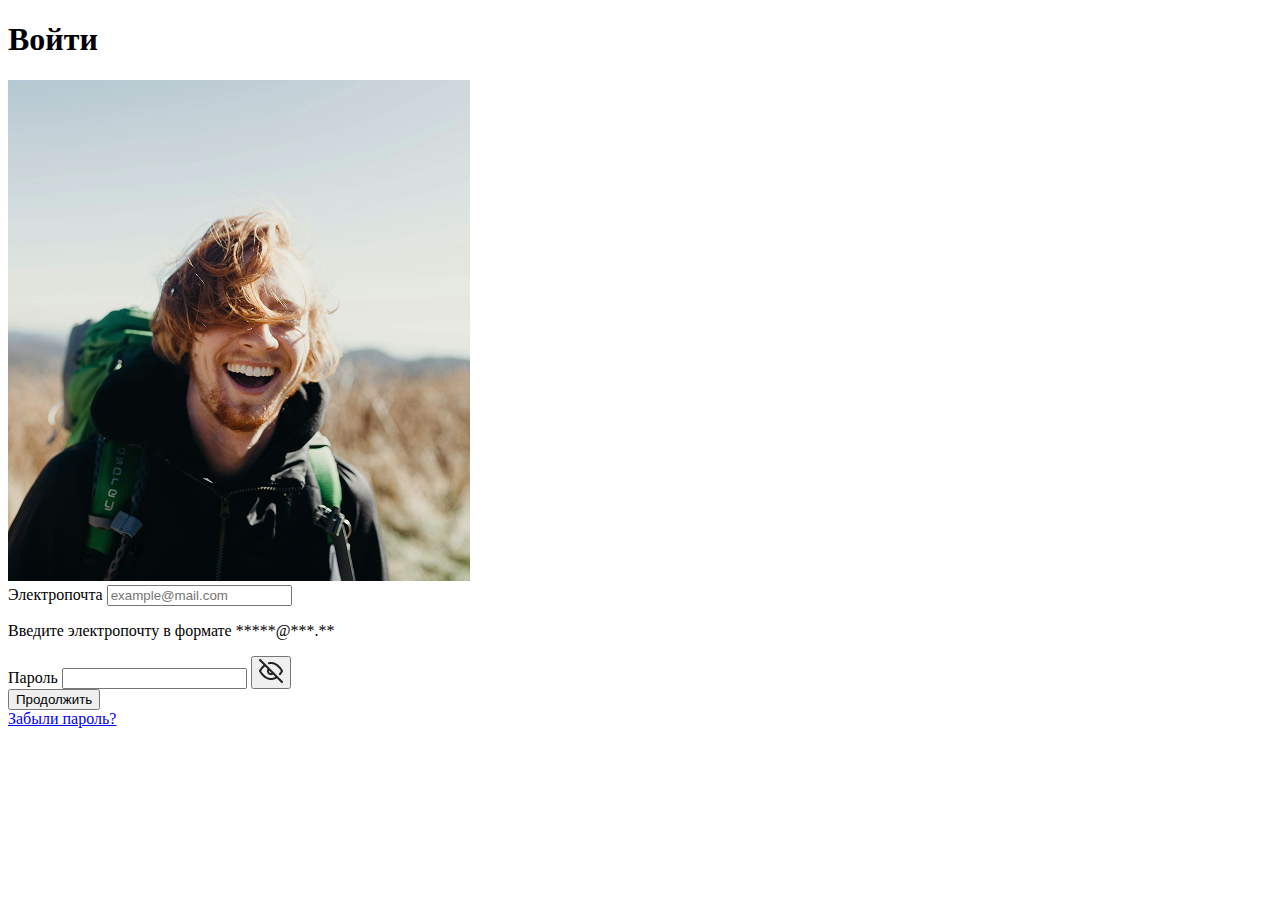
<file: lab4/1login.html>
<!DOCTYPE html>
<html lang="ru">
<head>
    <meta charset="UTF-8">
    <title>login</title>
</head>
<body>
    <div class="login-section">
        <h1>Войти</h1>
        <img src="images/1login/person.png" alt="">

        <form action="/lab4/2home.html" method="GET">

            <div class="email-group">
                <label for="email">Электропочта</label>
                <input type="email" id="email" name="email" placeholder="example@mail.com" required>
                <p class="hint">Введите электропочту в формате *****@***.**</p>
            </div>

            <div class="password-group">
                <label for="password">Пароль</label>
                <input type="password" id="password" name="password" required>
                <button type="button" class="toggle-password">
                    <img src="images/1login/eye_off.png" alt="">
                </button>
            </div>

            <div class="button-group">
                <button type="submit">Продолжить</button>
            </div>

        </form>

        <div class="links">
            <a href="/forgot-password">Забыли пароль?</a>
        </div>

    </div>
</body>
</html>
</file>
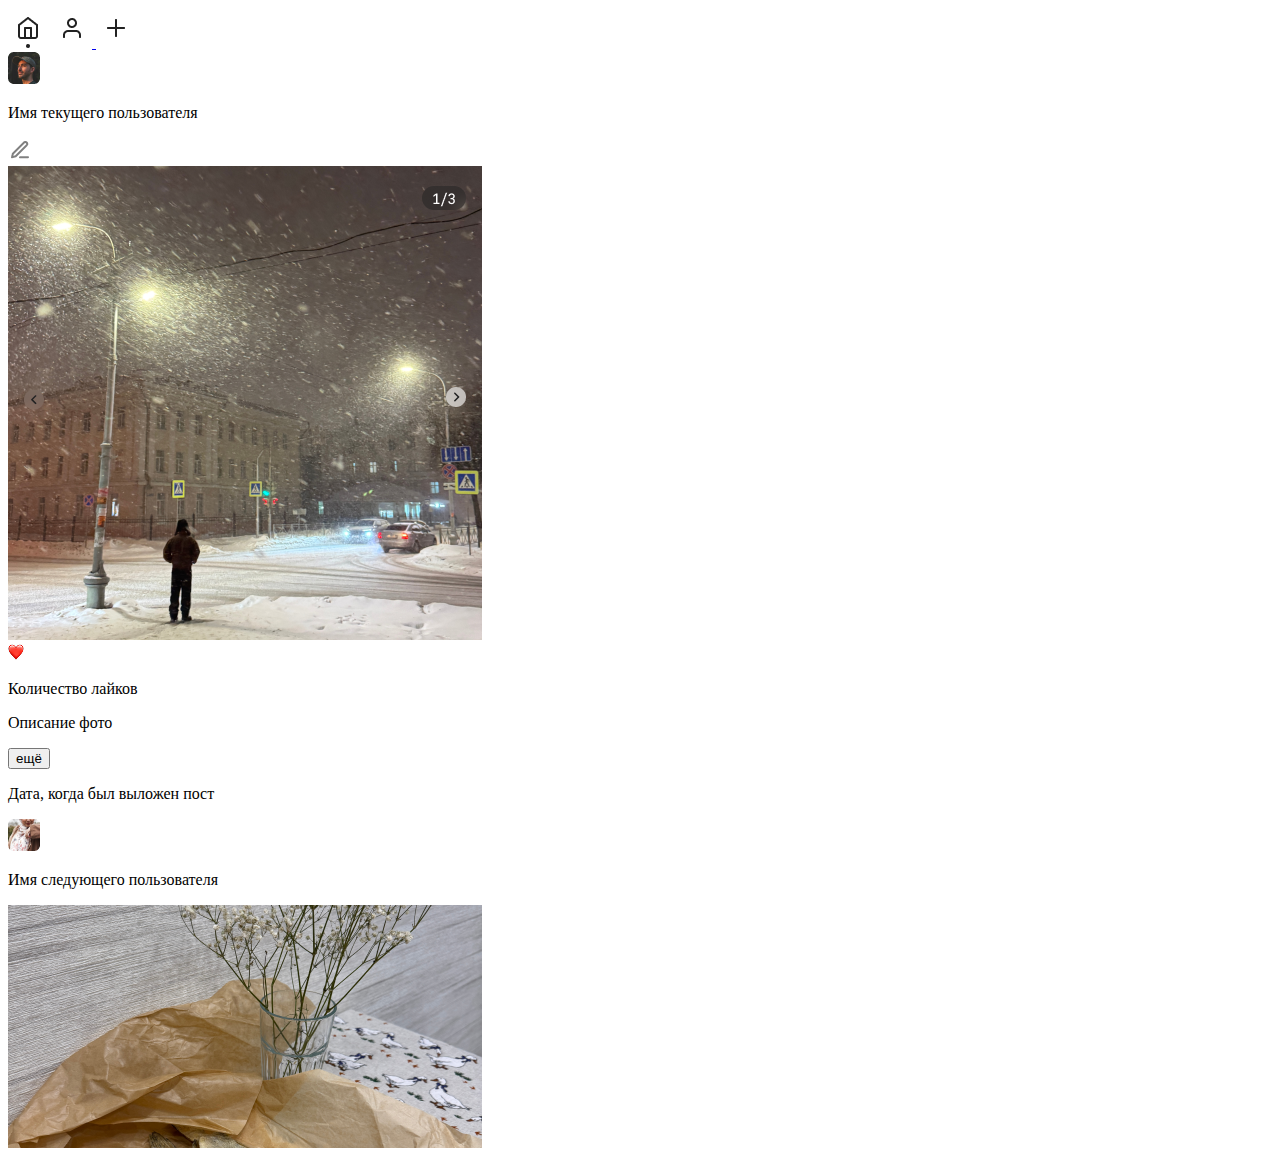
<file: lab4/2home.html>
<!DOCTYPE html>
<html lang="ru">
    <head>
        <meta charset="UTF-8" />
        <title>Home</title>
    </head>
    <body>
        <div class="home-section"> 
            <div class="sidebar-group">
                <img src="images/2home/house_icon.png" alt="House_icon" />
                <a href="/lab4/3profile.html"> 
                    <img src="images/2home/profile_icon.png" alt="Porfile_icon" />    
                </a>
                <img src="images/2home/plus_icon.png" alt="Plus_icon" />
            </div>
            
            <div class="feed-group">
                <img src="images/2home/avatar_photo_current_user.png" alt="avatar_photo_current_user"/>
                <p>Имя текущего пользователя</p>
                <img src="images/2home/edit_post_icon.png" alt="Edit_post_icon" /><br/>
                <img src="images/2home/post_photo_current_user.png" alt="Post_photo_current_user" /><br/>
                <img src="images/2home/like_icon.png" alt="Like_icon" />
                <p>Количество лайков</p>
                <p>Описание фото</p>
                <button>ещё</button>
                <p>Дата, когда был выложен пост</p>
                <img src="images/2home/avatar_photo_next_user.png" alt="Avatar_photo_next_user" />
                <p>Имя следующего пользователя</p>
                <img src="images/2home/post_photo_next_user.png" alt="Post_photo_next_user" />    
            </div>
            
        </div>
        
    </body>
</html>
</file>
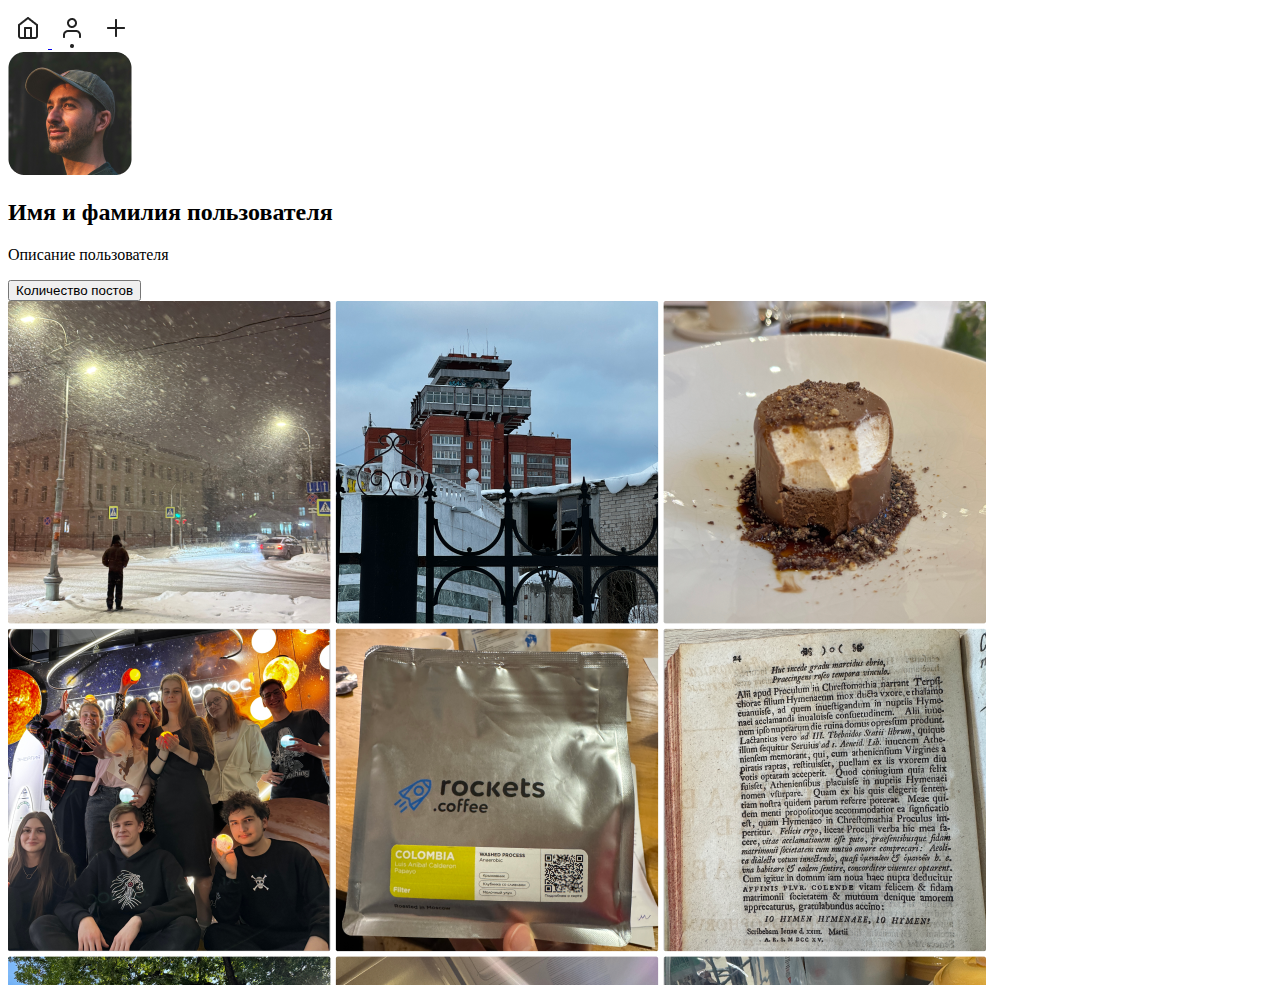
<file: lab4/3profile.html>
<!DOCTYPE html>
<html lang="ru">
    <head>
        <meta charset="UTF-8" />
        <title>Profile</title>
    </head>
    <body>
        <div class="profile-section">
            <div class="sidebar-group">
                <a href="/lab4/2home.html">
                    <img src="images/3profile/house_icon.png" alt="House_icon" />    
                </a>
                <img src="images/3profile/profile_icon.png" alt="Porfile_icon" />
                <img src="images/3profile/plus_icon.png" alt="Plus_icon" />    
            </div>
            
            <div class="title-group">
                <img src="images/3profile/user_profile_photo.png" alt="User_profile_photo" />
                <h2>Имя и фамилия пользователя</h2>
                <p>Описание пользователя</p>
                <button>Количество постов</button>    
            </div>
            
            <div class="images-group"> 
                <img src="images/3profile/user_photo1.png" alt="User_photo1" />
                <img src="images/3profile/user_photo2.png" alt="User_photo2" />
                <img src="images/3profile/user_photo3.png" alt="User_photo3" /><br/>
                <img src="images/3profile/user_photo4.png" alt="User_photo4" />
                <img src="images/3profile/user_photo5.png" alt="User_photo5" />
                <img src="images/3profile/user_photo6.png" alt="User_photo6" /><br/>
                <img src="images/3profile/user_photo7.png" alt="User_photo7" />
                <img src="images/3profile/user_photo8.png" alt="User_photo8" />
                <img src="images/3profile/user_photo9.png" alt="User_photo9" />    
            </div>
                
        </div>
        
    </body>
</html>
</file>
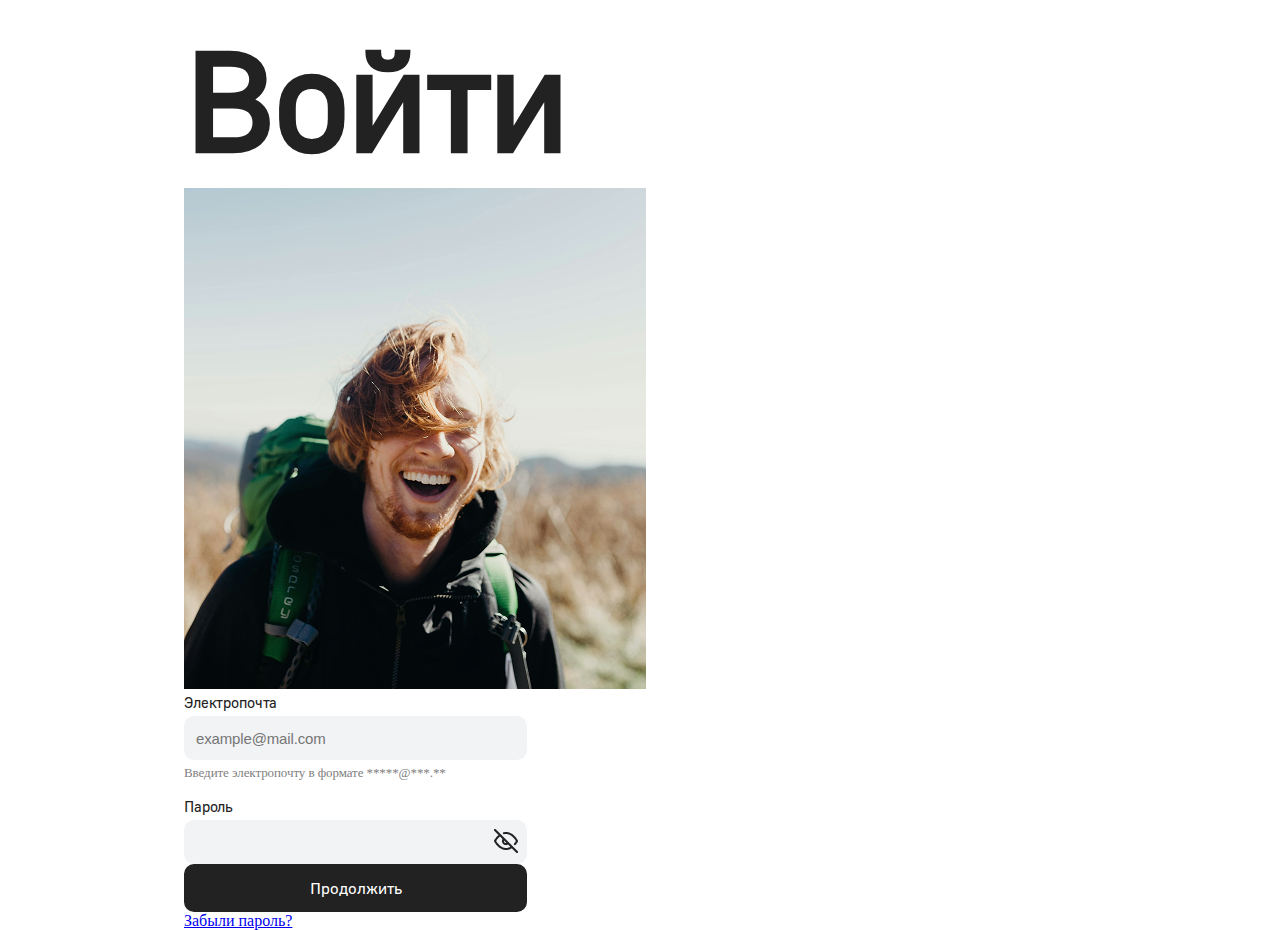
<file: lab5/1login.html>
<!DOCTYPE html>
<html lang="ru">
<head>
    <meta charset="UTF-8">
    <title>login</title>
    <link href="1login_style.css" rel="stylesheet">
</head>
<body>
    <div class="login-section">
        <h1 class="header">Войти</h1>
        <img class="image" src="images/1login/person.png" alt="">

        <form class="form-group" action="/lab5/2home.html" method="GET">

            <div class="email-group">
                <label for="email" class="form_labels">Электропочта</label>
                <input class="form_inputs" id="email" type="email" name="address" placeholder="example@mail.com" required>
                <p class="email_label">Введите электропочту в формате *****@***.**</p>
            </div>

            <div class="password-group">
                <label for="password" class="form_labels">Пароль</label>
                <div class="password_input_wrapper">
                    <input class="form_inputs password_input" id="password" type="password" name="password" required>
                    <button type="button" class="eye_button">
                        <img class="eye_button_img" src="images/1login/eye_off.png" alt="">
                    </button>    
                </div>
            </div>

            <div class="button-group">
                <button type="submit" class="submit_input">Продолжить</button>
            </div>

        </form>

        <div class="links">
            <a href="/forgot-password">Забыли пароль?</a>
        </div>

    </div>
</body>
</html>
</file>
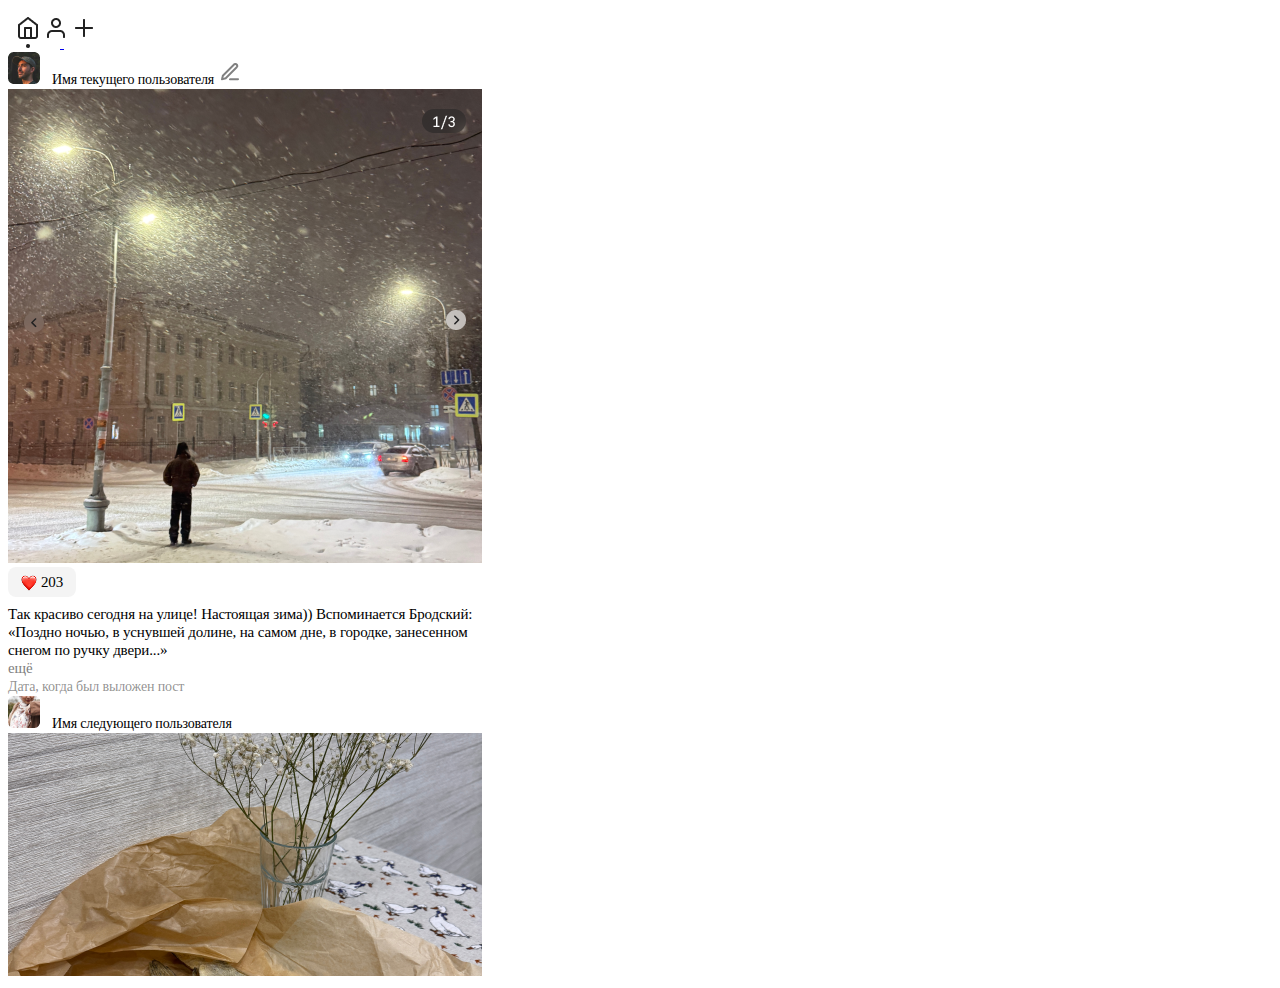
<file: lab5/2home.html>
<!DOCTYPE html>
<html lang="ru">
<head>
    <meta charset="UTF-8" />
    <title>Home</title>
    <link href="2home_style.css" rel="stylesheet">
</head>
<body>
    <div class="sidebar-group">
        <button class="main_icons"><img src="images/2home/house_icon.png" alt="House_icon" /></button>
        <a href="/lab5/3profile.html"> 
            <button class="main_icons"><img src="images/2home/profile_icon.png" alt="Porfile_icon" /></button>    
        </a>
        <button class="main_icons"><img src="images/2home/plus_icon.png" alt="Plus_icon" /></button>
    </div>
    
    <div class="feed-group">
        <div class="above_the_picture">
            <img class="avatar_img" src="images/2home/avatar_photo_current_user.png" alt="avatar_photo_current_user"/>
            <span class="user_name">Имя текущего пользователя</span>
            <button class="main_icons"><img src="images/2home/edit_post_icon.png" alt="Edit_post_icon" /></button>    
        </div>
        
        <img src="images/2home/post_photo_current_user.png" alt="Post_photo_current_user" />
        
        <div class="under_the_picture">
            <button class="like_btn"><img src="images/2home/like_icon.png" alt="Like_icon" />203</button>
            <span class="post_description">Так красиво сегодня на улице! Настоящая зима)) Вспоминается Бродский: «Поздно ночью, в уснувшей долине, на самом дне, в городке, занесенном снегом по ручку двери...»</span>
            <button class="more_btn">ещё</button>
            <span class="post_data">Дата, когда был выложен пост</span>    
        </div>
        
        <div>
            <img class="avatar_img" src="images/2home/avatar_photo_next_user.png" alt="Avatar_photo_next_user" />
            <span class="user_name">Имя следующего пользователя</span>    
        </div>
        
        <img src="images/2home/post_photo_next_user.png" alt="Post_photo_next_user" />    
    </div>
</body>
</html>
</file>
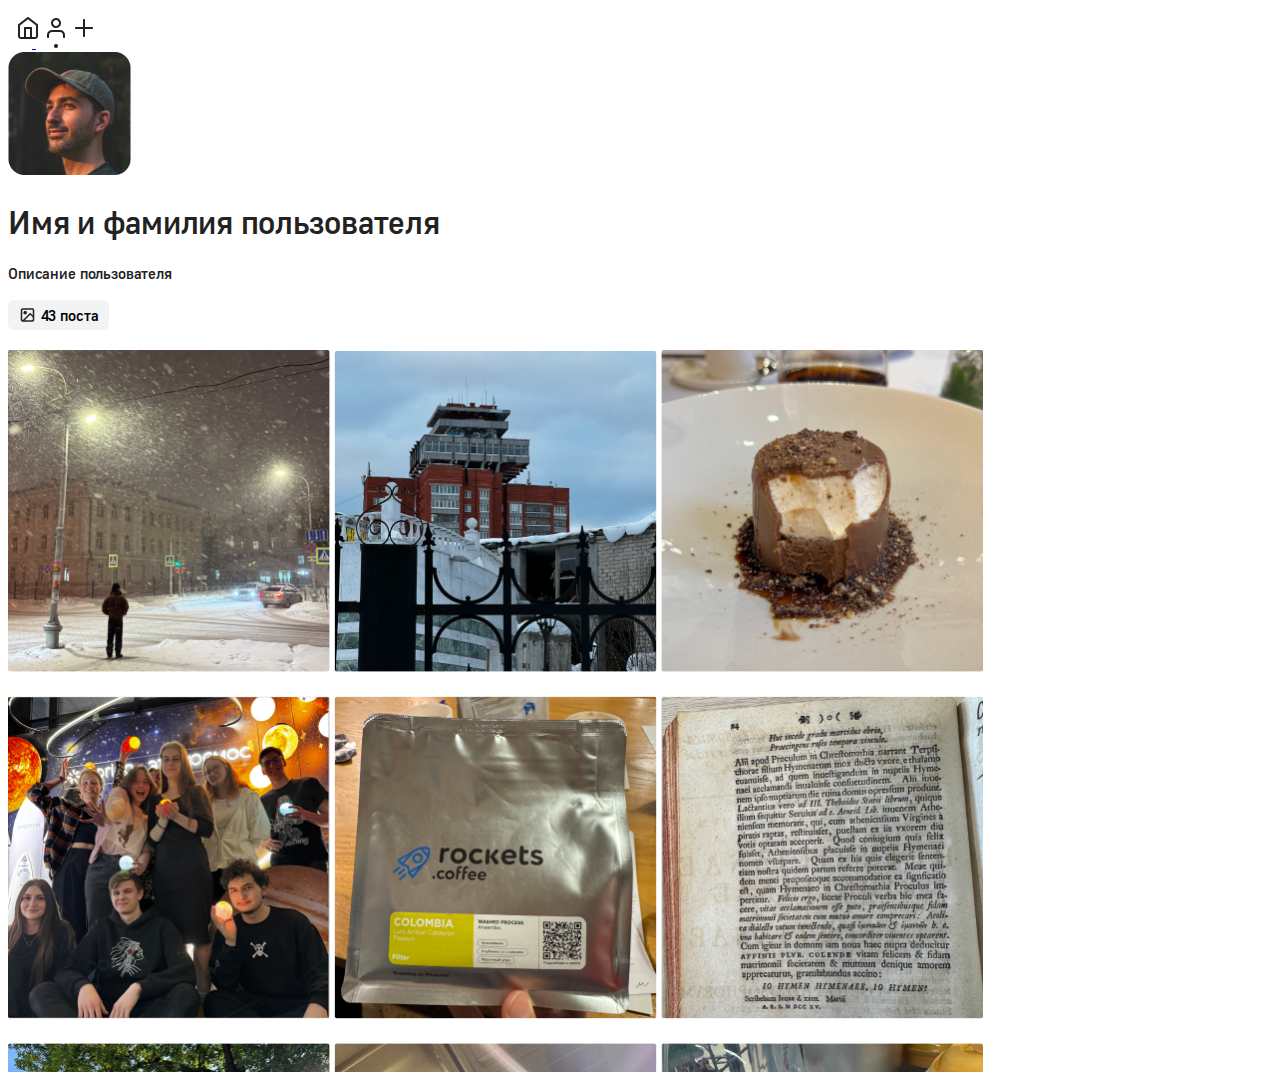
<file: lab5/3profile.html>
<!DOCTYPE html>
<html lang="ru">
<head>
    <meta charset="UTF-8" />
    <title>Profile</title>
    <link href="3profile_style.css" rel="stylesheet">
</head>
<body>
    <div class="sidebar-group">
        <a href="/lab5/2home.html">
            <button class="main_icons"><img src="images/3profile/house_icon.png" alt="House_icon" /></button>    
        </a>
        <button class="main_icons"><img src="images/3profile/profile_icon.png" alt="Porfile_icon" /></button>
        <button class="main_icons"><img src="images/3profile/plus_icon.png" alt="Plus_icon" /></button>    
    </div>
    
    <div class="title-group">
        <img class="avatar_img" src="images/3profile/user_profile_photo.png" alt="User_profile_photo" />
        <h2 class="user_name">Имя и фамилия пользователя</h2>
        <span class="user_description">Описание пользователя</span><br/>
        <button class="posts_btn"><img src="images/3profile/profile_photo_icon.png">43 поста</button>   
    </div>
    
    <div class="images-group"> 
        <img class="profile_posts" src="images/3profile/user_photo1.png" alt="User_photo1" />
        <img class="profile_posts" src="images/3profile/user_photo2.png" alt="User_photo2" />
        <img class="profile_posts" src="images/3profile/user_photo3.png" alt="User_photo3" /><br/>
        <img class="profile_posts" src="images/3profile/user_photo4.png" alt="User_photo4" />
        <img class="profile_posts" src="images/3profile/user_photo5.png" alt="User_photo5" />
        <img class="profile_posts" src="images/3profile/user_photo6.png" alt="User_photo6" /><br/>
        <img class="profile_posts" src="images/3profile/user_photo7.png" alt="User_photo7" />
        <img class="profile_posts" src="images/3profile/user_photo8.png" alt="User_photo8" />
        <img class="profile_posts" src="images/3profile/user_photo9.png" alt="User_photo9" />    
    </div> 
</body>
</html>
</file>
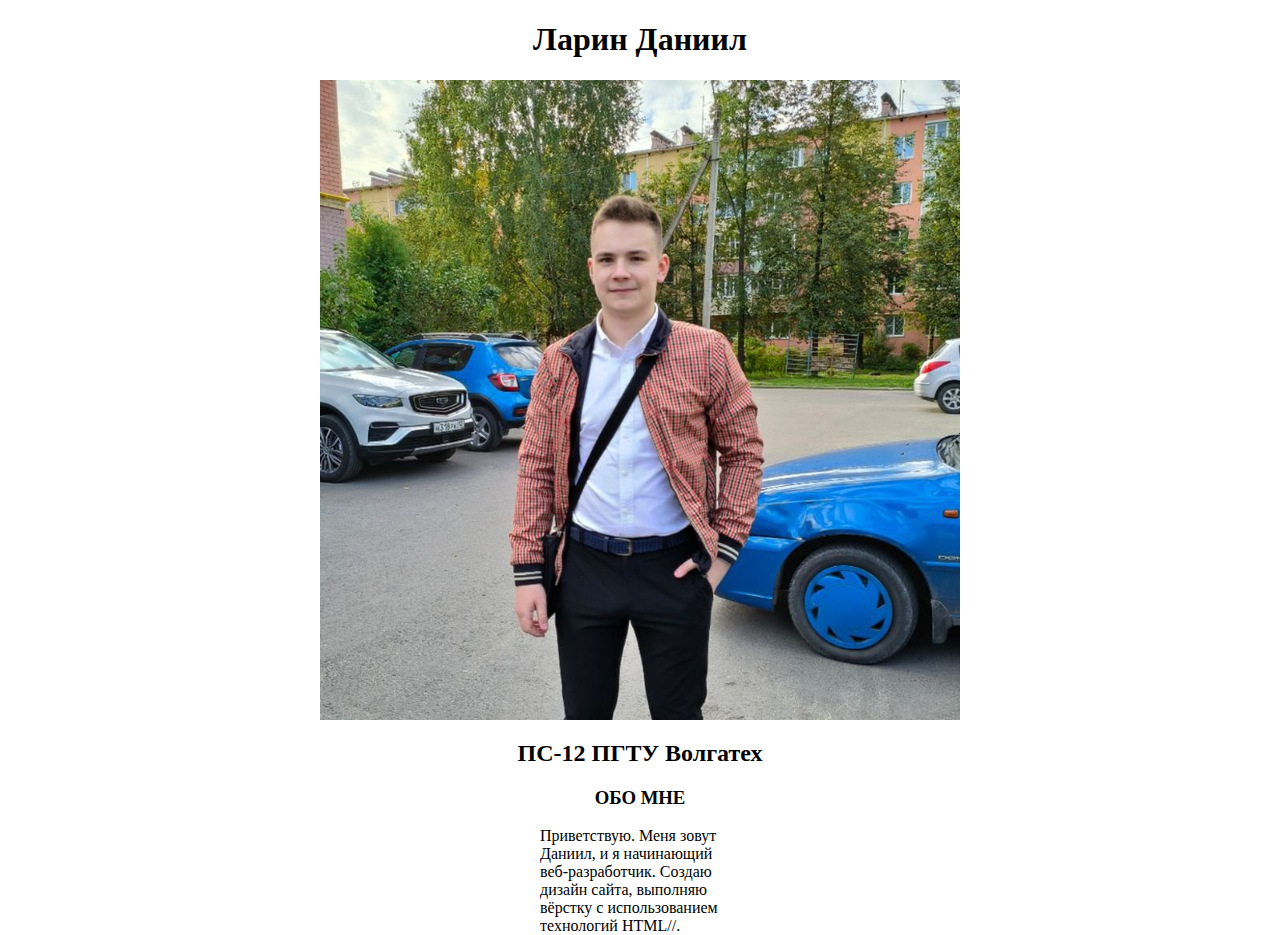
<file: lab1/task2/about_me.html>
<!DOCTYPE html>
<html lang="ru">
    <head>
        <meta charset="UTF-8" />
        <title>Сайт визитка</title>
    </head>

    <body>
        <h1 class="section-title-text" style="text-align: center">
            Ларин Даниил
        </h1>
        <img
            src="./images/me.jpg"
            style="margin: auto; display: block"
            alt="hero"
        />
        <h2 class="section-title-text" style="text-align: center">
            ПС-12 ПГТУ Волгатех
        </h2>
        <h3 class="section-title-text" style="text-align: center">ОБО МНЕ</h3>
        <div style="margin: auto; display: block; width: 200px; height: 100px">
            <p class="person-info-text">
                Приветствую. Меня зовут Даниил, и я начинающий веб-разработчик.
                Создаю дизайн сайта, выполняю вёрстку с использованием
                технологий HTML//.
            </p>
        </div>
    </body>
</html>
</file>
<file: lab5/1login_style.css>
@font-face {
    font-family: "Golos Ui";
    src: url('fonts/Golos-UI_Regular.ttf');
}
.login-section {
    max-height: 501px;
    max-width: 912px;
    margin: auto;
    box-sizing: border-box;
}

.form-group {
    min-width: 343px;
    max-height: 251px;
}

.email-group {
    margin-bottom: 16px;
}

.image {
    max-width: 462px;
    max-height: 501px;
}

.form_labels {
    font-family: "Golos UI";
    display: block;
    margin-bottom: 5px;
    font-size: 15px;
    line-height: 18px;
    font-weight: 400;
    letter-spacing: -0.15px;
    color: #222222;
}

.form_inputs {
    font-size: 15px;
    line-height: 18px;
    font-weight: 400;
    letter-spacing: -0.15px;
    color: #222222;
    margin-bottom: 5px;
    border-radius: 10px;
    border: none;
    box-sizing: border-box;
    background-color: #F2F3F5;
    height: 44px;
    width: 343px;
    padding: 13px 12px;
    outline: none;
}


.password_input{
    padding-right: 12px;
    display: inline-block;  
    box-sizing: border-box;
    width: 310px;
    background-color: transparent;
}

.email_label {
    margin: 0;
    font-size: 13px;
    color: #808080;
    line-height: 16px;
    letter-spacing: -0.08px;
}

.eye_button {
    width: 24px;
    height: 44px;
    padding: 0;
    cursor: pointer;
    border: none;
    background-color: transparent;
}
.eye_button_img {
    width: 24px;
    height: 24px;
}

.header {
    font-family: "Golos Ui";
    font-size: 140px;
    font-weight: 700;
    line-height: 180px;
    letter-spacing: -1.5px;
    margin: 0;
    color: #222222;
}

.submit_input {
    width: 343px;
    height: 48px;
    font-family: "Golos Ui";
    font-size: 16px;
    line-height: 100%;
    background-color: #222222;
    border: none;
    border-radius: 10px;
    cursor: pointer;
    color: #FFFFFF;
    transition: background-color 0.3s;
}

.submit_input:hover {
    background-color: #444444;
}

.password_input_wrapper {
    display: flex;
    align-items: center;
    background-color: #F2F3F5;
    border-radius: 10px;
    height: 44px;
    width: 343px;
}
</file>
<file: lab5/2home_style.css>
\@font-face {
    font-family: Golos UI;
    src: url('fonts/Golos-UI_Medium.ttf');
}

.main_icons {
    padding: 0;
    width: 24px;
    height: 24px;
    background-color: transparent;
    border: none;
    cursor: pointer;
}

.avatar_img {
    width: 32px;
    height: 32px;
}

.user_name {
    font-family: Golos UI;
    font-weight: 500;
    font-size: 14px;
    line-height: 18px;
    letter-spacing: -0.15px;
    margin-left: 8px;
}

.like_btn {
    border: none;
    width: 68px;
    height: 30px;
    cursor: pointer;
    background-color: #2222220D;    ;
    border-radius: 8px;
    font-family: Golos UI;
    font-weight: 400;
    font-size: 15px;
    line-height: 18px;
    letter-spacing: -0.15px;
    vertical-align: middle;
}

.like_btn img {
    vertical-align: middle;
    margin-right: 4px;
}

.post_description {
    font-family: Golos UI;
    display: block;
    font-weight: 400;
    font-size: 15px;
    line-height: 18px;
    letter-spacing: -0.15px;
    max-width: 500px;
    margin-top: 8px;
}

.more_btn {
    padding: 0;
    display: block;
    border: none;
    cursor: pointer;
    background-color: transparent;
    font-family: Golos UI;
    font-weight: 400;
    font-size: 15px;
    line-height: 18px;
    letter-spacing: -0.15px;
    color: #808080;
}

.post_data {
    font-family: Golos UI;
    font-weight: 400;
    font-size: 14px;
    line-height: 18px;
    letter-spacing: -0.15px;
    color: #22222280;
}
</file>
<file: lab5/3profile_style.css>
@font-face {
    font-family: "Golos UI";
    src: url("fonts/Golos-UI_Medium.ttf");
}

.user_name {
    font-family: "Golos UI";
    font-weight: 500;
    font-size: 32px;
    line-height: 32px;
    letter-spacing: -0.25px;
    color: #222222;
}

.user_description {
    display: block;
    font-family: "Golos UI";
    font-size: 15px;
    line-height: 18px;
    letter-spacing: -0.15px;
    color: #222222;
}

.avatar_img {
    width: 123px;
    height: 123px;
}

.posts_btn {
    font-family: "Golos UI";
    cursor: pointer;
    background-color: #F2F3F5;
    border: none;
    border-radius: 6px;
    width: 101px;
    height: 30px;
    font-weight: 400;
    font-size: 15px;
    line-height: 18px;
    letter-spacing: -0.15px;
    display: flex;             
    align-items: center;       
    justify-content: center;   
    gap: 5px;  
}

.profile_posts {
    width: 322.35px;
    max-height: 322.35px;
    margin-top: 20px;
}

.main_icons {
    padding: 0;
    width: 24px;
    height: 24px;
    background-color: transparent;
    border: none;
    cursor: pointer;
}
</file>
